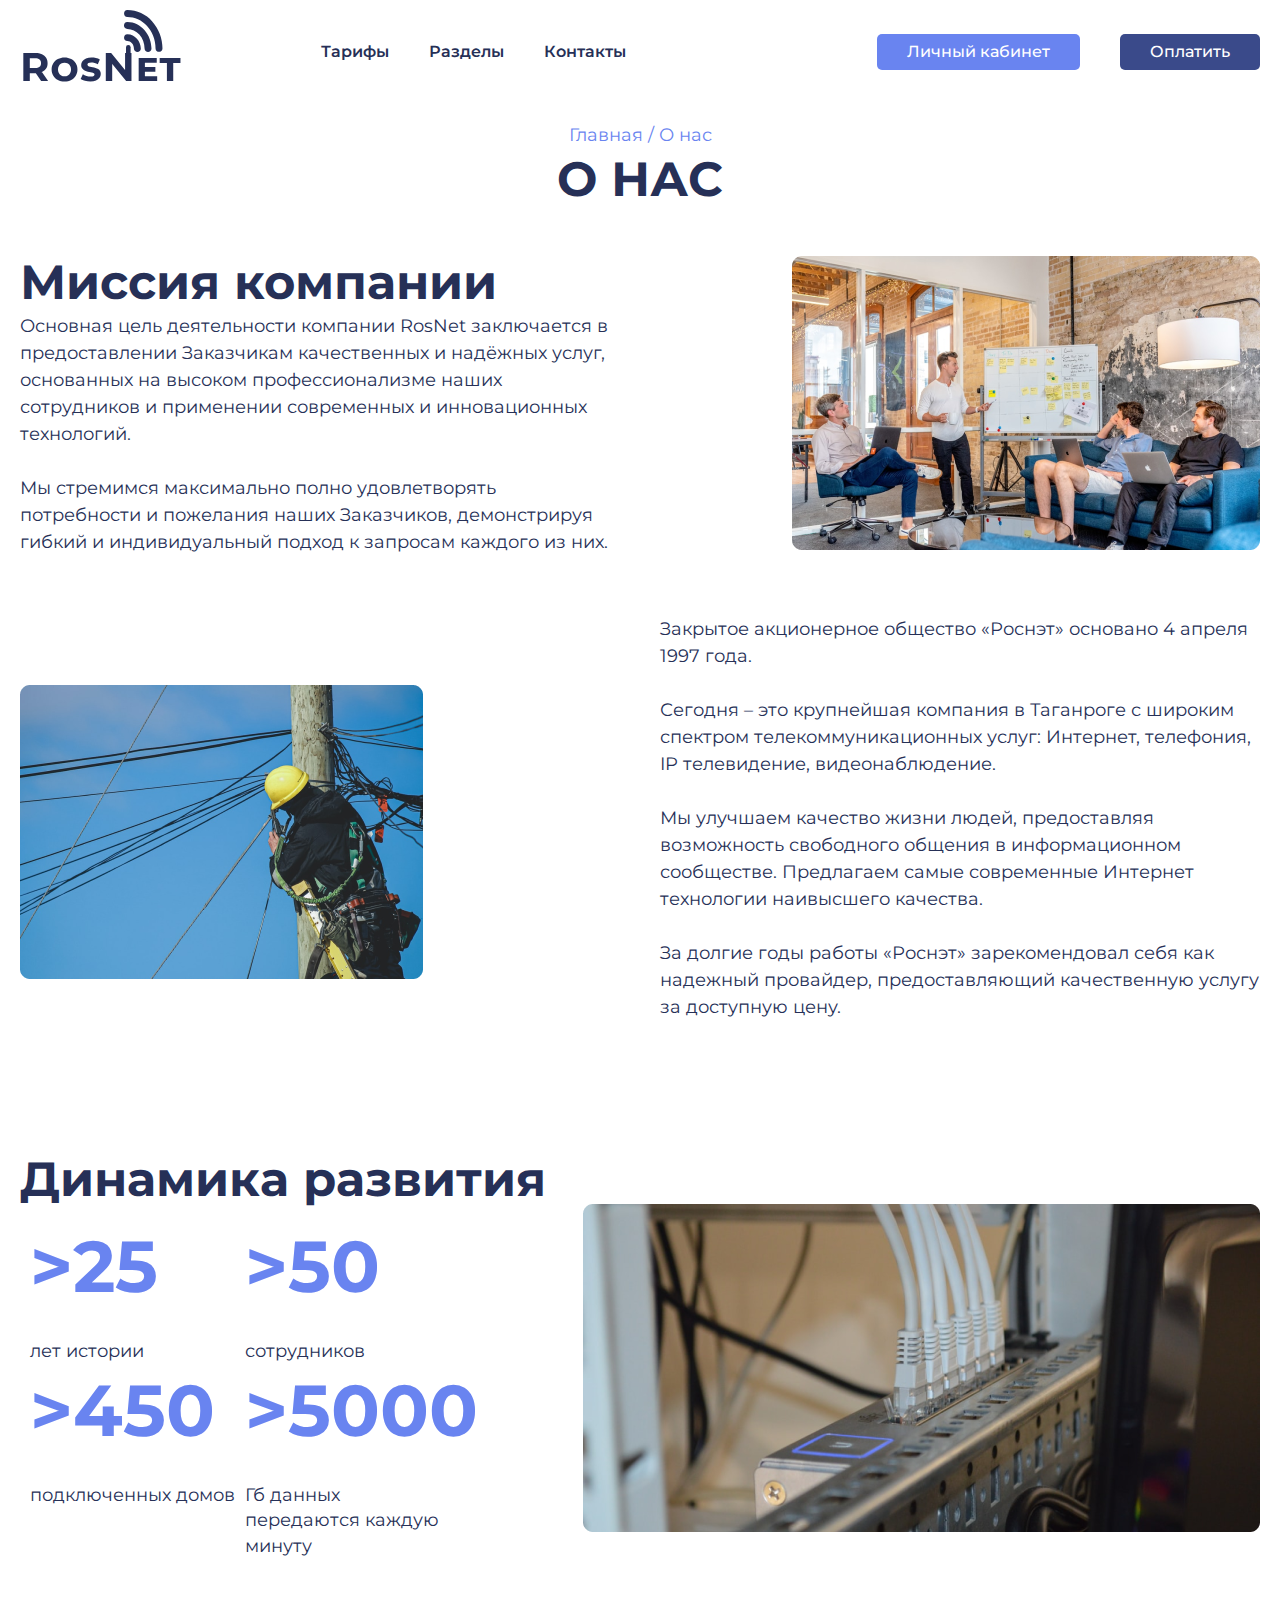
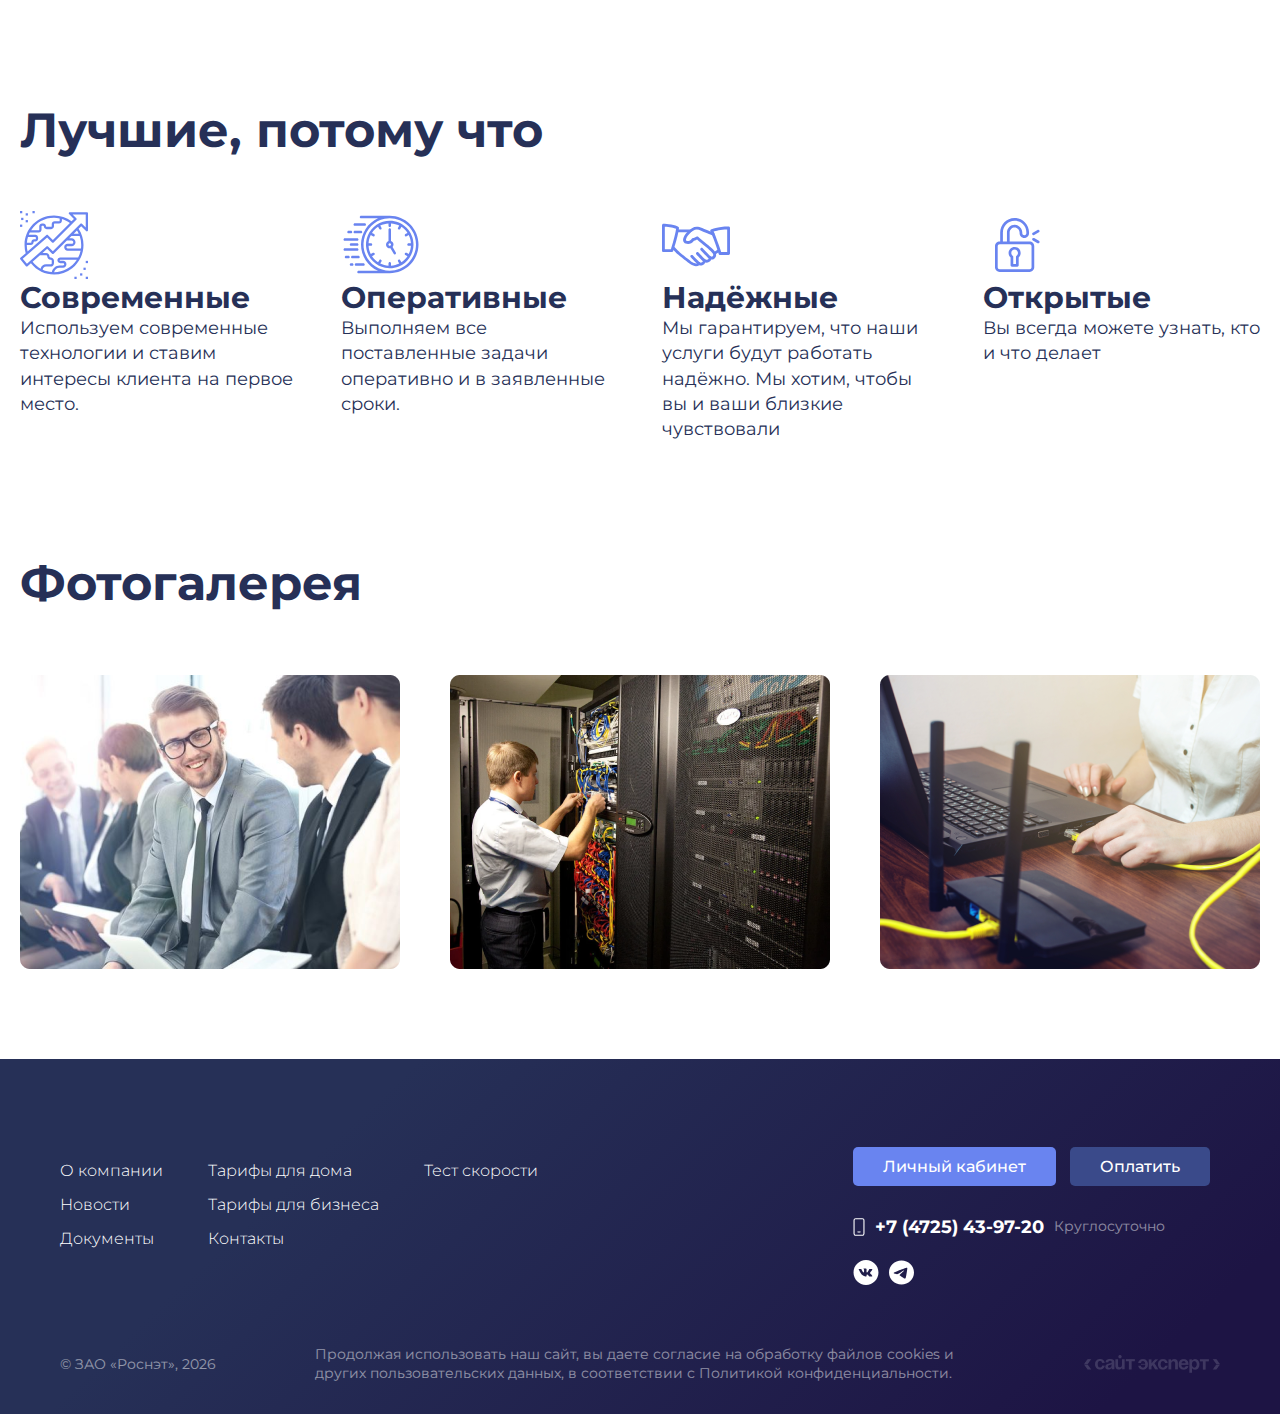
<file: pages/about.html>
<!DOCTYPE html>
<html lang="en">

<head>
  <meta charset="UTF-8">
  <meta http-equiv="X-UA-Compatible" content="IE=edge">
  <meta name="viewport" content="width=device-width, initial-scale=1.0">
  <title>О нас</title>
  <link rel="stylesheet" href="../style/style.css">
  <link rel="stylesheet" href="../style/about.style.css">
  <script src="../js/scrollToTop.js"></script>
  <script src="../js/dropdown.js"></script>
  <script src="../js/burgerMenu.js"></script>
  <script src="../js/auth.js"></script>
</head>

<body>
  <header id="main-block">
    <div class="container">
      <nav class="nav">
        <div class="logo">
          <a href="../index.html">
            <img src="../src/images/logo.svg" alt="">
          </a>
        </div>
        <div class="burger-menu">
          <div class="line"></div>
          <div class="line"></div>
          <div class="line"></div>
        </div>
        <div class="nav-links">
          <div class="links-wrapper">
            <div class="dropdown">
              <a class="nav-link" href="#">Тарифы</a>
              <div class="links">
                <div class="column">
                  <a href="../pages/homeRates.html">Тарифы для дома</a>
                  <a href="../pages/bussinesRates.html">Тарифы для бизнеса</a>
                </div>
              </div>
            </div>
            <div class="dropdown">
              <a class="nav-link" href="#">Разделы</a>
              <div class="links">
                <div class="column">
                  <a href="../pages/news.html">Новости</a>
                  <a href="../pages/about.html">О нас</a>
                </div>
                <div class="column">
                  <a href="../pages/documents.html">Документация</a>
                  <a href="../pages/speedTest.html">Замерить скорость</a>
                </div>
              </div>
            </div>
            <a class="nav-link" href="../pages/map.html">Контакты</a>
          </div>
          <a class="nav-link account" href="#" onclick="togglePopup('loginPopup')">Личный кабинет</a>
          <a class="nav-link pay" href="#">Оплатить</a>
        </div>
        <div id="loginPopup" class="popup">
          <div class="popup-content">
            <img src="../src/images/logo.svg" alt="">
            <h3>Авторизация</h3>
            <form id="loginForm">
              <input type="email" placeholder="Email" name="email" required>
              <input type="password" placeholder="Пароль" name="password" required>
              <p>Нет аккаунта? <span class="register-button"
                  onclick="togglePopup('registerPopup')">Зарегистрироваться</span></p><br>
              <button type="submit">Войти</button>
            </form>
            <button class="close" onclick="togglePopup('loginPopup')"></button>
          </div>
        </div>


        <!-- Popup меню для регистрации -->
        <div id="registerPopup" class="popup">
          <div class="popup-content">
            <img src="../src/images/logo.svg" alt="">
            <h3>Регистрация</h3>
            <form id="registerForm">
              <input type="password" placeholder="Имя" name="Name" required>
              <input type="password" placeholder="Фамилия" name="surname" required>
              <input type="email" placeholder="Email" name="email" required>
              <input type="password" placeholder="Пароль" name="password" required>
              <span class="login-button" onclick="togglePopup('loginPopup')">Обратно к авторизации</span><br>
              <button type="submit">Зарегистрироваться</button>
            </form>
            <button class="close" onclick="togglePopup('registerPopup')"></button>
          </div>
        </div>
        <!-- Popup меню для оплаты -->
        <div id="paymentPopup" class="popup">
          <div class="popup-content">
            <img src="../src/images/logo.svg" alt="">
            <h3>Оплата</h3>
            <button class="close" onclick="togglePop('paymentPopup')"></button>
            <form action="" method="POST">
              <input type="text" name="cardNumber" placeholder="Номер карты" required>
              <input type="text" name="cardHolderName" placeholder="Имя владельца карты" required>
              <input type="text" name="expiryDate" placeholder="Срок действия (MM/YY)" required>
              <input type="text" name="cvv" placeholder="CVV-код" required>
              <button type="submit">Оплатить</button>
            </form>
          </div>
        </div>

        <div id="overlayPayment"></div>
        <div id="overlay"></div>
      </nav>
    </div>
  </header>
  <div class="scroll-to-top" onclick="scrollToTop()">
    &uarr;
  </div>
  <section class="about">
    <div class="container">
      <div class="about-wrapper">
        <p class="section-routing">Главная / О нас</p>
        <h2 class="news-heading headingSecond">О нас</h2>
        <div class="about-block">
          <div class="about-content">
            <h3 class="about-heading">Миссия компании</h3>
            <p class="about-description">Основная цель деятельности компании RosNet заключается в предоставлении
              Заказчикам качественных и надёжных услуг, основанных на высоком профессионализме наших сотрудников и
              применении современных и инновационных технологий. <br><br>
              Мы стремимся максимально полно удовлетворять потребности и пожелания наших Заказчиков, демонстрируя гибкий
              и индивидуальный подход к запросам каждого из них.
            </p>
          </div>
          <div class="about-image">
            <img src="../src/images/image 17.png" alt="Фотография">
          </div>
        </div>
        <div class="about-block about-block-mirrored">
          <div class="about-content">
            <p class="about-description">Закрытое акционерное общество «Роснэт» основано 4 апреля 1997 года. <br><br>

              Сегодня – это крупнейшая компания в Таганроге с широким спектром телекоммуникационных услуг: Интернет,
              телефония, IP телевидение, видеонаблюдение. <br><br>

              Мы улучшаем качество жизни людей, предоставляя возможность свободного общения в информационном сообществе.
              Предлагаем самые современные Интернет технологии наивысшего качества. <br><br>

              За долгие годы работы «Роснэт» зарекомендовал себя как надежный провайдер, предоставляющий качественную
              услугу за доступную цену. <br><br></p>
          </div>
          <div class="about-image">
            <img src="../src/images/image-about2.png" alt="Фотография">
          </div>
        </div>
      </div>
    </div>
  </section>
  <section class="dynamics">
    <div class="container">
      <div class="dynamics-content">
        <div class="dynamics-inner">
          <h2 class="dynamics-heading about-heading">Динамика развития</h2>
          <div class="dynamics-wrapper">
            <div class="dynamics-column">
              <p><span>>25</span><br>
                лет истории</p>
              <p><span>>450</span><br>
                подключенных домов</p>
            </div>
            <div class="dynamics-column">
              <p><span>>50</span><br>
                сотрудников</p>
              <p><span>>5000</span><br>
                Гб данных передаются каждую минуту</p>
            </div>
          </div>
        </div>
        <div class="dynamics-image">
          <img src="../src/images/image-about3.png" alt="Изображение">
        </div>
      </div>
    </div>
  </section>

  <section class="best-section">
    <div class="container">
      <div class="best-content">
        <div class="best-inner">
          <h2 class="best-heading about-heading">Лучшие, потому что</h2>
          <div class="best-wrapper">
            <div class="best-column">
              <img src="../src/images/icons/icon-column1.svg" alt="" class="best-icon">
              <h4 class="column-heading">Современные</h4>
              <p class="column-desc">Используем современные технологии и ставим интересы клиента на первое место.</p>
            </div>
            <div class="best-column">
              <img src="../src/images/icons/icon-column2.svg" alt="" class="best-icon">
              <h4 class="column-heading">Оперативные</h4>
              <p class="column-desc">Выполняем все поставленные задачи оперативно и в заявленные сроки.</p>
            </div>
            <div class="best-column">
              <img src="../src/images/icons/icon-column3.svg" alt="" class="best-icon">
              <h4 class="column-heading">Надёжные</h4>
              <p class="column-desc">Мы гарантируем, что наши услуги будут работать надёжно. Мы хотим, чтобы вы и ваши
                близкие чувствовали</p>
            </div>
            <div class="best-column">
              <img src="../src/images/icons/icon-column4.svg" alt="" class="best-icon">
              <h4 class="column-heading">Открытые</h4>
              <p class="column-desc">Вы всегда можете узнать, кто и что делает</p>
            </div>
          </div>
        </div>
      </div>
    </div>
  </section>

  <section class="gallery">
    <div class="container">
      <div class="gallery-wrapper">
        <h2 class="gallery-heading about-heading">Фотогалерея</h2>
        <div class="gallery-images">
          <img src="../src/images/image-about4.png" alt="">
          <img src="../src/images/image-about5.png" alt="">
          <img src="../src/images/image-about6.png" alt="">
        </div>
      </div>
    </div>
  </section>
  <footer>
    <div class="container">
      <div class="footer-wrapper">
        <div class="footer-blockWrapper">
          <div class="footer-links">
            <div class="column-links">
              <a href="./pages/about.html" class="footer-link">О компании</a>
              <a href="./pages/news.html" class="footer-link">Новости</a>
              <a href="./pages/documents.html" class="footer-link">Документы</a>
            </div>
            <div class="column-links">
              <a href="./pages/homeRates.html" class="footer-link">Тарифы для дома</a>
              <a href="./pages/bussinesRates.html" class="footer-link">Тарифы для бизнеса</a>
              <a href="./pages/map.html" class="footer-link">Контакты</a>
            </div>
            <div class="column-links">
              <a href="./pages/speedTest.html" class="footer-link">Тест скорости</a>
            </div>
          </div>
          <div class="footer-block">
            <div class="footer-buttons">
              <a class="nav-link account" href="#" onclick="togglePopup('loginPopup')">Личный кабинет</a>
              <a class="nav-link pay" href="#">Оплатить</a>
            </div>
            <div class="phone-number">
              <img src="../src/images/icons/icon-phone.svg" alt="Телефонный значок">
              <p>+7 (4725) 43-97-20</p>
              <span>Круглосуточно</span>
            </div>
            <div class="block-icons">
              <a href="" class="icon-link">
                <img src="../src/images/icons/icon-vk.svg" alt="" class="icon-vk">
              </a>
              <a href="" class="icon-link">
                <img src="../src/images/icons/icon-telegram.svg" alt="" class="icon-telegram">
              </a>
            </div>
          </div>
        </div>
        <div class="block-confidentiality">
          <p>&copy; ЗАО «Роснэт»,
            <script>document.write(new Date().getFullYear());</script>
          </p>
          <p>Продолжая использовать наш сайт, вы даете согласие на обработку файлов cookies и других
            пользовательских
            данных, в соответствии с Политикой конфиденциальности.</p>
          <img src="../src/images/sitex-logo-white.png" alt="">
        </div>
      </div>
    </div>
  </footer>
</body>

</html>
</file>
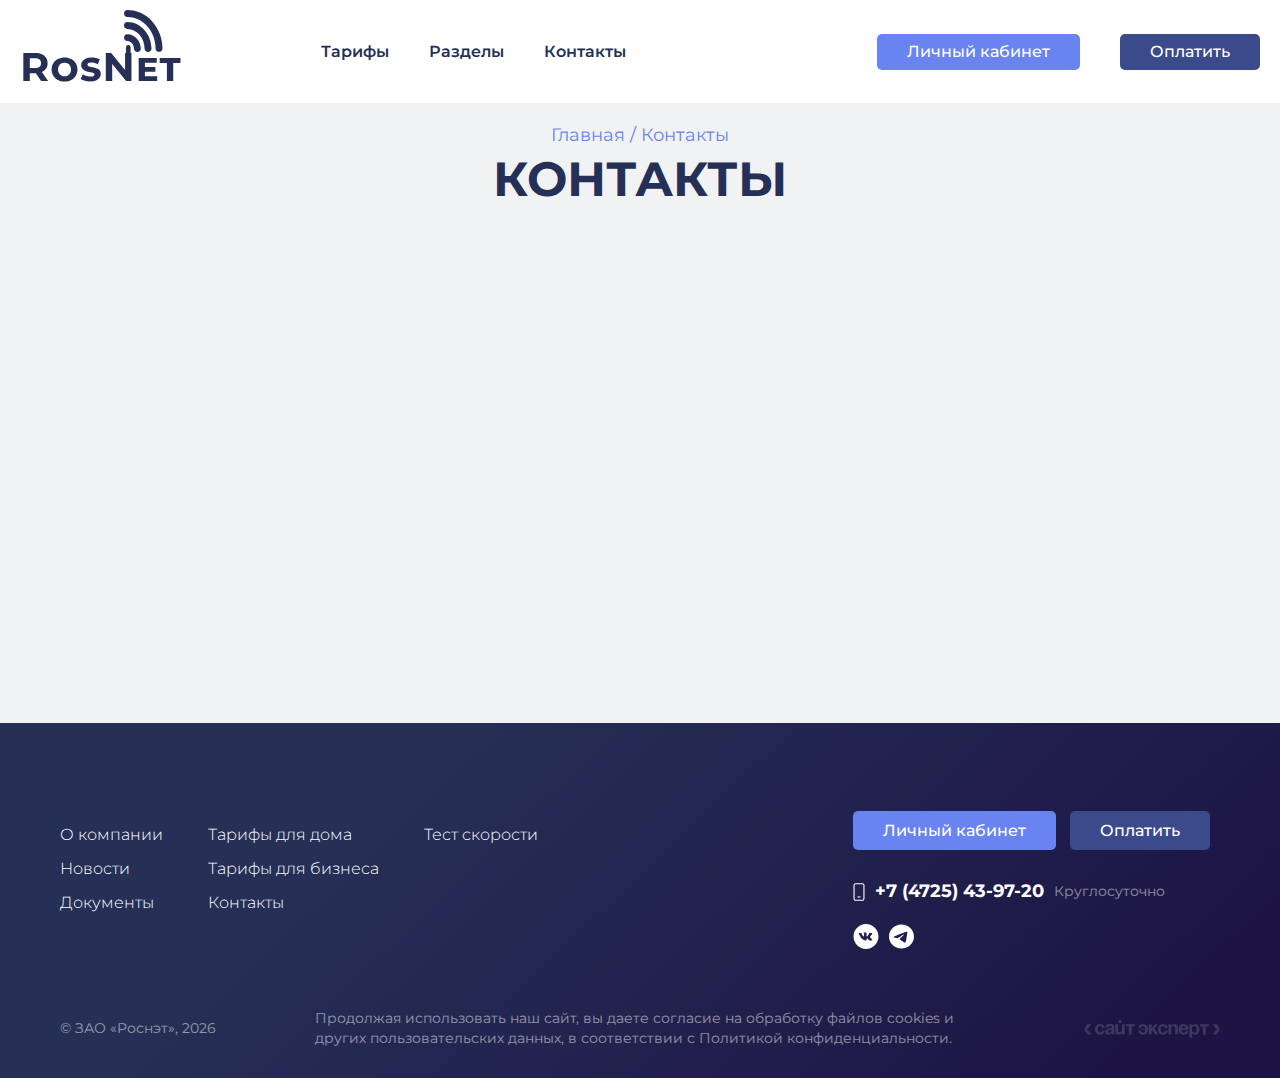
<file: pages/map.html>
<!DOCTYPE html>
<html lang="en">

<head>
  <meta charset="UTF-8">
  <meta http-equiv="X-UA-Compatible" content="IE=edge">
  <meta name="viewport" content="width=device-width, initial-scale=1.0">
  <title>Тарифы для дома</title>
  <link rel="stylesheet" href="../style/map.style.css">
  <link rel="stylesheet" href="../style/style.css">
  <script src="../js/dropdown.js"></script>
  <script src="../js/burgerMenu.js"></script>
  <script src="../js/YaMap.js"></script>
  <script src="../js/auth.js"></script>
</head>

<body>
  <header id="main-block">
    <div class="container">
      <nav class="nav">
        <div class="logo">
          <a href="../index.html">
            <img src="../src/images/logo.svg" alt="">
          </a>
        </div>
        <div class="burger-menu">
          <div class="line"></div>
          <div class="line"></div>
          <div class="line"></div>
        </div>
        <div class="nav-links">
          <div class="links-wrapper">
            <div class="dropdown">
              <a class="nav-link" href="#">Тарифы</a>
              <div class="links">
                <div class="column">
                  <a href="../pages/homeRates.html">Тарифы для дома</a>
                  <a href="../pages/bussinesRates.html">Тарифы для бизнеса</a>
                </div>
              </div>
            </div>
            <div class="dropdown">
              <a class="nav-link" href="#">Разделы</a>
              <div class="links">
                <div class="column">
                  <a href="../pages/news.html">Новости</a>
                  <a href="../pages/about.html">О нас</a>
                </div>
                <div class="column">
                  <a href="../pages/documents.html">Документация</a>
                  <a href="../pages/speedTest.html">Замерить скорость</a>
                </div>
              </div>
            </div>
            <a class="nav-link" href="../pages/map.html">Контакты</a>
          </div>
          <a class="nav-link account" href="#" onclick="togglePopup('loginPopup')">Личный кабинет</a>
          <a class="nav-link pay" href="#">Оплатить</a>
        </div>
        <div id="loginPopup" class="popup">
          <div class="popup-content">
            <img src="../src/images/logo.svg" alt="">
            <h3>Авторизация</h3>
            <form id="loginForm">
              <input type="email" placeholder="Email" name="email" required>
              <input type="password" placeholder="Пароль" name="password" required>
              <p>Нет аккаунта? <span class="register-button"
                  onclick="togglePopup('registerPopup')">Зарегистрироваться</span></p><br>
              <button type="submit">Войти</button>
            </form>
            <button class="close" onclick="togglePopup('loginPopup')"></button>
          </div>
        </div>


        <!-- Popup меню для регистрации -->
        <div id="registerPopup" class="popup">
          <div class="popup-content">
            <img src="../src/images/logo.svg" alt="">
            <h3>Регистрация</h3>
            <form id="registerForm">
              <input type="password" placeholder="Имя" name="Name" required>
              <input type="password" placeholder="Фамилия" name="surname" required>
              <input type="email" placeholder="Email" name="email" required>
              <input type="password" placeholder="Пароль" name="password" required>
              <span class="login-button" onclick="togglePopup('loginPopup')">Обратно к авторизации</span><br>
              <button type="submit">Зарегистрироваться</button>
            </form>
            <button class="close" onclick="togglePopup('registerPopup')"></button>
          </div>
        </div>
        <!-- Popup меню для оплаты -->
        <div id="paymentPopup" class="popup">
          <div class="popup-content">
            <img src="../src/images/logo.svg" alt="">
            <h3>Оплата</h3>
            <button class="close" onclick="togglePop('paymentPopup')"></button>
            <form action="" method="POST">
              <input type="text" name="cardNumber" placeholder="Номер карты" required>
              <input type="text" name="cardHolderName" placeholder="Имя владельца карты" required>
              <input type="text" name="expiryDate" placeholder="Срок действия (MM/YY)" required>
              <input type="text" name="cvv" placeholder="CVV-код" required>
              <button type="submit">Оплатить</button>
            </form>
          </div>
        </div>

        <div id="overlayPayment"></div>
        <div id="overlay"></div>
      </nav>
    </div>
  </header>
  <div id="map">
    <p class="map-routing section-routing">Главная / Контакты</p>
    <h2 class="map-heading headingSecond">Контакты</h2>
  </div>
  <footer>
    <div class="container">
      <div class="footer-wrapper">
        <div class="footer-blockWrapper">
          <div class="footer-links">
            <div class="column-links">
              <a href="./pages/about.html" class="footer-link">О компании</a>
              <a href="./pages/news.html" class="footer-link">Новости</a>
              <a href="./pages/documents.html" class="footer-link">Документы</a>
            </div>
            <div class="column-links">
              <a href="./pages/homeRates.html" class="footer-link">Тарифы для дома</a>
              <a href="./pages/bussinesRates.html" class="footer-link">Тарифы для бизнеса</a>
              <a href="./pages/map.html" class="footer-link">Контакты</a>
            </div>
            <div class="column-links">
              <a href="./pages/speedTest.html" class="footer-link">Тест скорости</a>
            </div>
          </div>
          <div class="footer-block">
            <div class="footer-buttons">
              <a class="nav-link account" href="#" onclick="togglePopup('loginPopup')">Личный кабинет</a>
              <a class="nav-link pay" href="#">Оплатить</a>
            </div>
            <div class="phone-number">
              <img src="../src/images/icons/icon-phone.svg" alt="Телефонный значок">
              <p>+7 (4725) 43-97-20</p>
              <span>Круглосуточно</span>
            </div>
            <div class="block-icons">
              <a href="" class="icon-link">
                <img src="../src/images/icons/icon-vk.svg" alt="" class="icon-vk">
              </a>
              <a href="" class="icon-link">
                <img src="../src/images/icons/icon-telegram.svg" alt="" class="icon-telegram">
              </a>
            </div>
          </div>
        </div>
        <div class="block-confidentiality">
          <p>&copy; ЗАО «Роснэт»,
            <script>document.write(new Date().getFullYear());</script>
          </p>
          <p>Продолжая использовать наш сайт, вы даете согласие на обработку файлов cookies и других
            пользовательских
            данных, в соответствии с Политикой конфиденциальности.</p>
          <img src="../src/images/sitex-logo-white.png" alt="">
        </div>
      </div>
    </div>
  </footer>
</body>

</html>
</file>
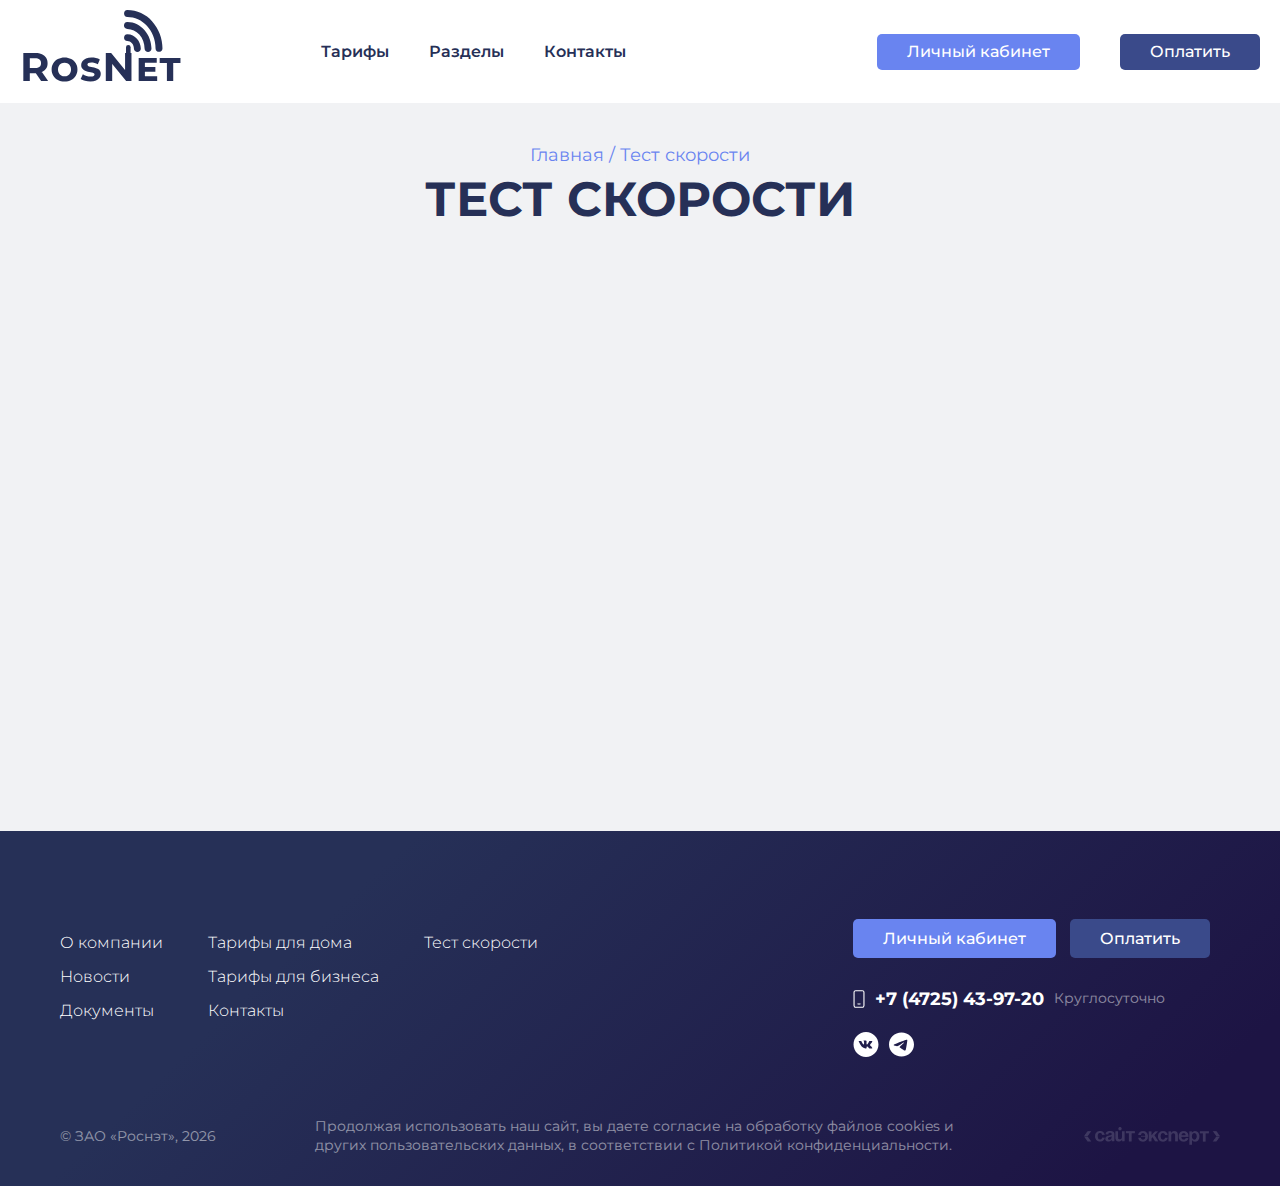
<file: pages/speedTest.html>
<!DOCTYPE html>
<html lang="en">

<head>
  <meta charset="UTF-8">
  <meta http-equiv="X-UA-Compatible" content="IE=edge">
  <meta name="viewport" content="width=device-width, initial-scale=1.0">
  <title>Тарифы для дома</title>
  <link rel="stylesheet" href="../style/style.css">
  <link rel="stylesheet" href="../style/speedtest.style.css">
  <script src="../js/dropdown.js"></script>
  <script src="../js/burgerMenu.js"></script>
  <script src="../js/auth.js"></script>
</head>

<body>
  <header id="main-block">
    <div class="container">
      <nav class="nav">
        <div class="logo">
          <a href="../index.html">
            <img src="../src/images/logo.svg" alt="">
          </a>
        </div>
        <div class="burger-menu">
          <div class="line"></div>
          <div class="line"></div>
          <div class="line"></div>
        </div>
        <div class="nav-links">
          <div class="links-wrapper">
            <div class="dropdown">
              <a class="nav-link" href="#">Тарифы</a>
              <div class="links">
                <div class="column">
                  <a href="../pages/homeRates.html">Тарифы для дома</a>
                  <a href="../pages/bussinesRates.html">Тарифы для бизнеса</a>
                </div>
              </div>
            </div>
            <div class="dropdown">
              <a class="nav-link" href="#">Разделы</a>
              <div class="links">
                <div class="column">
                  <a href="../pages/news.html">Новости</a>
                  <a href="../pages/about.html">О нас</a>
                </div>
                <div class="column">
                  <a href="../pages/documents.html">Документация</a>
                  <a href="../pages/speedTest.html">Замерить скорость</a>
                </div>
              </div>
            </div>
            <a class="nav-link" href="../pages/map.html">Контакты</a>
          </div>
          <a class="nav-link account" href="#" onclick="togglePopup('loginPopup')">Личный кабинет</a>
          <a class="nav-link pay" href="#">Оплатить</a>
        </div>
        <div id="loginPopup" class="popup">
          <div class="popup-content">
            <img src="../src/images/logo.svg" alt="">
            <h3>Авторизация</h3>
            <form id="loginForm">
              <input type="email" placeholder="Email" name="email" required>
              <input type="password" placeholder="Пароль" name="password" required>
              <p>Нет аккаунта? <span class="register-button"
                  onclick="togglePopup('registerPopup')">Зарегистрироваться</span></p><br>
              <button type="submit">Войти</button>
            </form>
            <button class="close" onclick="togglePopup('loginPopup')"></button>
          </div>
        </div>


        <!-- Popup меню для регистрации -->
        <div id="registerPopup" class="popup">
          <div class="popup-content">
            <img src="../src/images/logo.svg" alt="">
            <h3>Регистрация</h3>
            <form id="registerForm">
              <input type="password" placeholder="Имя" name="Name" required>
              <input type="password" placeholder="Фамилия" name="surname" required>
              <input type="email" placeholder="Email" name="email" required>
              <input type="password" placeholder="Пароль" name="password" required>
              <span class="login-button" onclick="togglePopup('loginPopup')">Обратно к авторизации</span><br>
              <button type="submit">Зарегистрироваться</button>
            </form>
            <button class="close" onclick="togglePopup('registerPopup')"></button>
          </div>
        </div>
        <!-- Popup меню для оплаты -->
        <div id="paymentPopup" class="popup">
          <div class="popup-content">
            <img src="../src/images/logo.svg" alt="">
            <h3>Оплата</h3>
            <button class="close" onclick="togglePop('paymentPopup')"></button>
            <form action="" method="POST">
              <input type="text" name="cardNumber" placeholder="Номер карты" required>
              <input type="text" name="cardHolderName" placeholder="Имя владельца карты" required>
              <input type="text" name="expiryDate" placeholder="Срок действия (MM/YY)" required>
              <input type="text" name="cvv" placeholder="CVV-код" required>
              <button type="submit">Оплатить</button>
            </form>
          </div>
        </div>

        <div id="overlayPayment"></div>
        <div id="overlay"></div>
      </nav>
    </div>
  </header>
  <div class="frame-container">
    <p class="section-routing">Главная / Тест скорости</p>
    <h2 class="news-heading headingSecond">Тест скорости</h2>
    <iframe src="https://2ip.ru/speed-widget/?id=817" scrolling="no"></iframe>
  </div>
  <footer>
    <div class="container">
      <div class="footer-wrapper">
        <div class="footer-blockWrapper">
          <div class="footer-links">
            <div class="column-links">
              <a href="./pages/about.html" class="footer-link">О компании</a>
              <a href="./pages/news.html" class="footer-link">Новости</a>
              <a href="./pages/documents.html" class="footer-link">Документы</a>
            </div>
            <div class="column-links">
              <a href="./pages/homeRates.html" class="footer-link">Тарифы для дома</a>
              <a href="./pages/bussinesRates.html" class="footer-link">Тарифы для бизнеса</a>
              <a href="./pages/map.html" class="footer-link">Контакты</a>
            </div>
            <div class="column-links">
              <a href="./pages/speedTest.html" class="footer-link">Тест скорости</a>
            </div>
          </div>
          <div class="footer-block">
            <div class="footer-buttons">
              <a class="nav-link account" href="#" onclick="togglePopup('loginPopup')">Личный кабинет</a>
              <a class="nav-link pay" href="#">Оплатить</a>
            </div>
            <div class="phone-number">
              <img src="../src/images/icons/icon-phone.svg" alt="Телефонный значок">
              <p>+7 (4725) 43-97-20</p>
              <span>Круглосуточно</span>
            </div>
            <div class="block-icons">
              <a href="" class="icon-link">
                <img src="../src/images/icons/icon-vk.svg" alt="" class="icon-vk">
              </a>
              <a href="" class="icon-link">
                <img src="../src/images/icons/icon-telegram.svg" alt="" class="icon-telegram">
              </a>
            </div>
          </div>
        </div>
        <div class="block-confidentiality">
          <p>&copy; ЗАО «Роснэт»,
            <script>document.write(new Date().getFullYear());</script>
          </p>
          <p>Продолжая использовать наш сайт, вы даете согласие на обработку файлов cookies и других
            пользовательских
            данных, в соответствии с Политикой конфиденциальности.</p>
          <img src="../src/images/sitex-logo-white.png" alt="">
        </div>
      </div>
    </div>
  </footer>
</body>

</html>
</file>
<file: style/style.css>
@import url("https://fonts.googleapis.com/css2?family=Montserrat:wght@400;500;600;700&display=swap");
@import url(./zeroing.css);

body {
  font-family: "Montserrat";
  font-size: 16px;
  font-weight: 600;
  overflow-x: hidden;
  background-color: #F1F2F4;;
  user-select: none;
}

.container {
  max-width: 100%;
  max-width: 1300px;
  margin: 0 auto;
}

.scroll-to-top {
  position: fixed;
  bottom: 20px;
  right: 20px;
  width: 50px;
  height: 50px;
  background-color: #6984F0;
  border-radius: 30px;
  color: #fff;
  text-align: center;
  line-height: 50px;
  font-size: 30px;
  cursor: pointer;
  opacity: 0;
  z-index: 10;
  visibility: hidden;
  transition: opacity 0.3s ease, visibility 0.3s ease;
}

.scroll-to-top:hover{
  animation: pulse 1.5s infinite;
}

@keyframes pulse {
  0% {
    transform: scale(1);
  }
  50% {
    transform: scale(1.2);
  }
  100% {
    transform: scale(1);
  }
}

.scroll-to-top.show {
  opacity: 1;
  visibility: visible;
}

.nav {
  background-color: #FFFFFF;
  display: flex;
  align-items: center;
  justify-content: space-between;
  padding: 10px 20px;
  position: relative;
  z-index: 2;
}

.nav::before {
  content: "";
  background-color: #FFFFFF;
  position: absolute;
  top: 0;
  bottom: 0;
  left: -9999px;
  right: -9999px; 
  z-index: -1; 
}


.logo {
  font-weight: bold;
  font-size: 24px;
  margin-right: 100px;
}

.nav-links {
  display: flex;
  align-items: center;
  flex-grow: 1;
}

.links-wrapper {
  display: flex;
  flex-grow: 1;
}

.nav-links a {
  color: #263057;
  position: relative; /* Добавлено */
}

.nav-links a:hover,
.nav-links a:visited:hover {
  color: #6984F0;
}

.nav-links:not(:first-child) .nav-link {
  margin-left: 40px;
}

.links {
  display: none;
  position: absolute;
  background-color: #ffffff;
  min-width: 200px;
  padding: 10px 20px;
  box-shadow: 0px 8px 16px 0px rgba(0, 0, 0, 0.05);
  z-index: 1;
  border-radius: 10px;
}

.links a {
  padding: 12px 30px;
  text-decoration: none;
  display: block;
  font-weight: 500;
}

.links a:visited {
  color: #263057;
}

.links a:hover,
.links a:visited:hover {
  color: #6984F0;
}

.contacts {
  display: flex;
  align-items: center;
  gap: 5px;
  font-weight: 800;
}

.buttons {
  display: flex;
  align-items: center;
  gap: 10px;
}

.buttons a {
  color: #f9f9f9;
  font-weight: 400;
}

.account,
.pay {
  background: #6984F0;
  color: #FFFFFF !important;
  font-weight: 500;
  border-radius: 5px;
  padding: 10px 30px;
  transition: box-shadow 0.2s ease, background-color 0.2s ease;
}

.popup {
  position: fixed;
  top: 50%;
  left: 50%;
  transform: translate(-50%, -50%);
  width: 400px;
  max-width: 90%;
  background-color: #fff;
  padding: 40px;
  border-radius: 5px;
  box-shadow: 0 2px 4px rgba(0, 0, 0, 0.2);
  z-index: 9999;
  font-family: Arial, sans-serif;
  opacity: 0;
  visibility: hidden;
  transition: transform 0.3s ease-in-out, opacity 0.3s ease-in-out;
}

.popup-content {
  display: flex;
  flex-direction: column;
  align-items: center;
  justify-content: center;
}

.popup-content > form {
  width: 100%;
}

.register-button, .login-button {
  cursor: pointer;
  color: blue;
  text-decoration: underline;
  border: none;
  background: none;
  padding: 0;
  margin: 0;
}


.popup.visible {
  opacity: 1;
  visibility: visible;
}

.popup h3 {
  font-weight: 400;
  font-size: 30px;
  color: #263057;
  margin: 20px 0;
}

.popup form {
  display: flex;
  flex-direction: column;
}

.popup p,
.popup span{
  font-weight: 400;
  font-size: 16px;
  color: #263057;
}

.popup input[type="text"],
.popup input[type="email"],
.popup input[type="password"] {
  padding: 10px;
  margin-bottom: 15px;
  font-size: 16px;
  background: #FFFFFF;
  border: 1px solid #E0E0E0;
  box-shadow: 0px 5px 15px rgba(0, 0, 0, 0.06);
  border-radius: 8px;
}

.popup button[type="submit"]{
  background: #6984F0;
  border-radius: 8px;
  padding: 10px;
  text-align: center;
  font-weight: 400 !important;
  line-height: 140%;
  font-size: 18px;  
  color: #FFFFFF;
  transition: box-shadow 0.2s ease, background-color 0.2s ease;
}

.popup button.close {
  position: absolute;
  top: 10px;
  right: 10px;
  width: 30px;
  height: 30px;
  background-color: transparent;
  border: none;
  cursor: pointer;
}

.popup button.close::before,
.popup button.close::after {
  content: "";
  position: absolute;
  top: 50%;
  left: 50%;
  transform: translate(-50%, -50%);
  width: 20px;
  height: 2px;
  background-color: #000;
}

.popup button.close::before {
  transform: translate(-50%, -50%) rotate(45deg);
}

.popup button.close::after {
  transform: translate(-50%, -50%) rotate(-45deg);
}


#overlay, #overlayPayment {
  display: none;
  position: fixed;
  top: 0;
  left: 0;
  width: 100%;
  height: 100%;
  background-color: rgba(0, 0, 0, 0.5);
  z-index: 9998;
}

.pay {
  background: #3a4a8a
}

.account:hover,
.pay:hover,
.popup button[type="submit"]:hover {
  box-shadow: 0px 8px 16px 0px rgba(0, 0, 0, 0.2);
  background: #566cc4;
}

.content {
  background: linear-gradient(136.49deg, #263057 25.34%, #1D1444 89.06%);
  padding: 40px;
}

.content-wrapper {
  background: #FFFFFF;
  box-shadow: 0px 64px 194px rgba(0, 0, 0, 0.1);
  border-radius: 15px;
  padding: 40px;
  max-width: 1180px;
  margin: 0 auto;
  height: 450px;
  display: flex;
  flex-direction: column;
  align-items: center;
  text-align: center;
}

.content-description {
  margin-top: 20px;
}

.content-heading {
  color: #253058;
  font-size: 62px;
  font-weight: 700;
  margin-bottom: 20px;
}

.subheading {
  color: #253058;
  font-size: 44px;
  font-weight: 400;
  margin-bottom: 30px;
}

.choose-plan-button {
  background: #6984F0;
  border-radius: 5px;
  padding: 10px 30px;
  color: #f9f9f9;
  font-weight: 500;
  text-decoration: none;
  transition: box-shadow 0.2s ease, background-color 0.2s ease;
}

.choose-plan-button:hover {
  box-shadow: 0px 8px 16px 0px rgba(0, 0, 0, 0.2);
  background-color: #404f8b;
}

.image img {
  object-fit: cover;
  width: 100%;
  max-height: 360px;
}

@media screen and (max-width: 977px) {
  .logo {
    margin-right: 0px;
  }

  .nav-links:not(:first-child) .nav-link {
    margin-left: 20px;
  }

  .buttons {
    gap: 5px;
  }

  .account,
  .pay {
    padding: 8px 20px;
  }

  .choose-plan-button {
    padding: 8px 20px;
  }
}

@media screen and (min-width: 788px) {
  .content-wrapper {
    flex-direction: row;
    align-items: center;
    justify-content: space-between;
    text-align: left;
  }

  .content-description {
    margin-top: 0;
    margin-left: 20px;
    text-align: left;
    align-self: center;
  }
}

@media screen and (max-width: 788px) {
  .nav {
    justify-content: space-between;
    align-items: center;
    flex-direction: row;
  }

  .links-wrapper {
    flex-direction: column;
  }

  .nav-links {
    display: none;
  }

  .nav-container.show {
    display: block;
  }

  .nav-links.show {
    left: 0;
    width: 100%;
    top: 83px;
    display: flex;
    flex-direction: column;
    align-items: center;
    margin-top: 20px;
    animation: fadeIn 0.3s ease;
    background-color: #f9f9f9;
  }

  .nav-links a,
  .dropdown {
    margin: 10px 0;
  }

  .links {
    position: static;
    display: block;
    margin-top: 20px;
  }

  .links a {
    padding: 8px 20px;
  }

  .contacts {
    display: none;
  }

  .content-wrapper {
    height: auto;
    padding: 20px;
  }

  .content-heading {
    font-size: 36px;
  }

  .subheading {
    font-size: 28px;
  }
  .burger-menu {
    display: flex;
    flex-direction: column;
    justify-content: space-between;
    width: 24px;
    height: 20px;
    cursor: pointer;
    transition: transform 0.3s ease;
  }

  .line {
    width: 100%;
    height: 3px;
    background-color: #263057;
    border-radius: 2px;
    transition: background-color 0.3s ease, transform 0.3s ease;
  }

  .line:last-child {
    margin-bottom: 0;
  }

  .burger-menu.active .line:first-child {
    transform: rotate(45deg) translate(6px, 6px);
  }

  .burger-menu.active .line:nth-child(2) {
    opacity: 0;
  }

  .burger-menu.active .line:last-child {
    transform: rotate(-45deg) translate(5.5px, -5.5px);
  }

  .nav-links:not(:first-child) .nav-link {
    margin-left: 0;
    text-align: center;
  }

  .dropdown a {
    display: flex;
    justify-content: center;
    margin: 0;
  }

  .links {
    flex-direction: column;
    width: 100%;
  }

  .links a {
    padding: 12px 30px;
    text-decoration: none;
    display: block;
    font-weight: 500;
    text-align: center;
  }

  .nav-links.show {
    position: absolute;
    left: 0;
    width: 100%;
    top: 83px;
    display: flex;
    flex-direction: column;
    align-items: center;
    margin-top: 20px;
    animation: fadeIn 0.3s ease;
    background-color: #f9f9f9;
  }

  @keyframes fadeIn {
    0% {
      opacity: 0;
      transform: translateY(-10px);
    }
    100% {
      opacity: 1;
      transform: translateY(0);
    }
  }
}

.section{
  margin-top: 70px;
  font-weight: 500;
}

.headingSecond{
  font-family: 'Montserrat';
  font-style: normal;
  font-weight: 700;
  font-size: 48px;
  line-height: 130%;
  text-align: center;
  text-transform: uppercase;
  color: #263057;
}

.section-routing{
  font-weight: 400;
  font-size: 18px;
  line-height: 140%;
  text-align: center;
  color: #6984F0
}

.rates-tabs {
  display: flex;
  flex-direction: column;
  align-items: flex-start;
}

.rates-wrapper {
  display: flex;
  flex-direction: column;
  justify-content: center;
  align-items: center;
  margin-top: 20px;
  width: 100%;
  background-color: #FFFFFF;
  border-radius: 20px;
  padding: 45px;
}

.tab {
  position: relative;
  cursor: pointer;
  padding: 10px;
  flex-grow: 1;
  justify-content: center;
  display: flex;
}

.rates-tabs .tab.active .tab-label::after,
.rates-tabs .tab:hover .tab-label::after {
  content: '';
  display: block;
  width: 100%;
  height: 2px;
  margin-top: 2px;
  background-color: #263057;
  transform: scaleX(1);
  transition: transform 0.3s ease-in-out;
}

.rates-tabs .tab .tab-label::after {
  content: '';
  display: block;
  width: 100%;
  height: 2px;
  background-color: transparent;
  transform: scaleX(0);
  transition: transform 0.3s ease-in-out;
}

.rates-tabs .tab.active .tab-label:hover::after {
  background-color: #263057;
}

.rates-tabs .tab.active .tab-label {
  color: #263057;
  font-weight: bolder;
}

.tabs-wrapper {
  width: 100%;
  display: flex;
  justify-content: center;
}

.card-container {
  display: flex;
  margin-top: 20px;
}

.card {
  flex-direction: column;
  justify-content: center;
  width: 228px;
  height: 323px;
  margin: 7px;
  padding: 10px;
  box-sizing: border-box;
  opacity: 0;
  color: #263057;
  transform: scale(0.9);
  transition: opacity 0.3s ease, transform 0.3s ease;
  border-radius: 30px;
}

.card div,
.card hr,
.card button {
  margin-top: 15px;
}

.card.fade-in {
  opacity: 1;
  transform: scale(1);
  transition: opacity 0.3s ease, transform 0.3s ease;
}

.card.fade-out {
  opacity: 0;
  transform: scale(0.9);
  transition: opacity 0.3s ease, transform 0.3s ease;
}

.tab1,
.tab2,
.tab3,
.tab4,
.tab5 {
  display: none;
}

.card-title,
.speed,
.details,
.divider,
.price {
  margin-left: 10px;
}

.divider {
  border: 1px solid rgba(38, 48, 87, 0.2);
}

.card-title {
  font-weight: 700;
  font-size: 30px;
}

.speed,
.details {
  display: flex;
  align-items: center;
}

.speed-label {
  font-size: 24px;
  font-weight: 700;
}

.speed img {
  margin-right: 10px;
}

.details img {
  margin-left: 5px;
}

.details-label {
  cursor: pointer;
  font-size: 18px;
}

.price-label strong {
  font-size: 30px;
  margin-right: 5px;
}

.price-label {
  font-size: 18px;
}

.connect-button {
  background: #6984F0;
  box-shadow: 10px 10px 28px rgba(105, 132, 240, 0.2);
  border-radius: 30px;
  padding: 5px 43px;
  font-size: 18px;
  color: #FFFFFF;
  transition: background-color 0.3s ease, box-shadow 0.3s ease;
}

.card:hover {
  opacity: 1;
  transform: scale(1.05);
  background: linear-gradient(180deg, #273158 0%, #0C244D 100%);
  box-shadow: 0px 5px 25px rgba(0, 0, 0, 0.45);
}

.card-title,
.speed,
.details,
.divider,
.price {
  transition: color 0.2s ease;
}

.card:hover .card-title,
.card:hover .speed-label,
.card:hover .details-label,
.card:hover .divider,
.card:hover .price-label {
  color: #FFFFFF;
  align-items: center;
}

.connect-button:hover {
  box-shadow: 10px 10px 50px rgba(255, 255, 255, 0.2);
  background: #3855c5;
}

.card:hover .divider {
  background: #6984F0;
}

/* Медиа-запрос для мобильных устройств */
@media only screen and (max-width: 600px) {
  .card-container {
    flex-wrap: wrap;
    justify-content: center;
  }

  .card {
    flex: 0 0 100%;
  }
}
@media only screen and (max-width: 300px) {
  .card-container {
    flex-wrap: wrap;
    justify-content: center;
  }

  .card {
    flex: 0 0 100%;
  }
}

.btn-detailed{
  background: #6984F0;
  border-radius: 60px;
  color: #FFFFFF;
  padding: 11px 80px;
  text-align: center;
  margin-top: 70px;
  align-self: center;
  transition: transform 0.3s ease;
}

.btn-detailed:hover {
  transform: scale(1.1);
}

.about {
  background-color: #ffffff;
}

.about-wrapper {
  display: flex;
  flex-direction: column;
  justify-content: center;
  align-items: center;
  width: 100%; 
  padding: 20px;
  box-sizing: border-box;
}

.info-block{
  display: flex;
  width: 100%;
  margin-top: 20px;
  align-items: center;
  justify-content: space-around;
}

.info-block img{
  max-height: 294px;
  width: auto;
  border-radius: 10px;
  box-shadow: 0px 5px 25px rgba(0, 0, 0, 0.45);
}

.info-description{
  display: flex;
  flex-direction: column;
  width: 532px;
}

.info-description p{
  font-weight: 400;
  font-size: 18px;
  line-height: 140%;
  margin-bottom: 15px;
  color: #263057;
}

.about-wrapper .btn-detailed{
  margin-top: 30px;
}

.help-section{
  margin: 50px 0;
}

.selection-block, .speedtest-block{
  width: 100%;
  background: linear-gradient(92.37deg, #263057 29.38%, #1D1444 100.81%);
  box-shadow: 0px 4px 25px rgba(0, 0, 0, 0.2);
  border-radius: 15px;
  padding: 40px 70px;
}

.selection-block{
  margin-bottom: 40px;
}

.selection-heading, .speedtest-heading{
  font-weight: 700;
  font-size: 38px;
  line-height: 130%;
  color: #FFFFFF;
  margin-bottom: 15px;
}

.speedtest-heading{
  margin: 35px 0;
}

.help-btn{
  background: #6984F0;
  border: 1px solid #6984F0;
  border-radius: 10px;
  padding: 9px 40px;
  color: #FFFFFF;
  text-align: center;
  font-weight: 400;
  font-size: 18px;
  margin-left: auto;
  transition: transform 0.3s ease;
}

.help-btn:hover {
  transform: scale(1.1);
}

.selection-form {
  display: flex;
  margin-bottom: 15px;
}

.selection-form  input[type="text"] {
  width: 390px;
  padding: 10px;
  border: 1px solid #ccc;
  border-radius: 5px;
  font-size: 16px;
  margin-right: 22px;
}

.speedtest-block{
  display: flex;
  align-items: center;
}

.news {
  padding: 40px 0;
}

.news-wrapper{
  display: flex;
  flex-direction: column;
  justify-content: center;
  align-items: center;
}

.news-heading {
  margin-bottom: 40px;
}

.cardNews-container {
  display: flex;
  flex-wrap: wrap;
  justify-content: space-between;
}

.cardNews {
  width: calc(33.33% - 20px);
  background: #FFFFFF;
  box-shadow: 0px 64px 194px rgba(0, 0, 0, 0.1);
  border-radius: 15px;
  padding: 20px;
  margin-bottom: 20px;
}

.cardNews img {
  width: 100%;
  height: auto;
  margin-bottom: 10px;
}

.cardNews-date {
  margin: 10px 0;
  font-weight: 700;
  font-size: 18px;
  line-height: 22px;
  color: #263057;
}

.cardNews-description {
  font-weight: 400;
  font-size: 16px;
  line-height: 24px;
  color: #263057;
  margin-bottom: 30px;
}

.cardNews-link {
  display: flex;
  align-items: center;
  font-size: 16px;
  color: #2980b9;
  font-weight: 500;
  text-decoration: none;
  margin-bottom: 20px;
  transition: transform 0.3s ease-in-out;
}

.cardNews-link:hover {
  transform: translateX(5px);
  color: #263057;
}

.cardNews-link .arrow {
  margin-left: 5px;
  animation-play-state: paused;
}

.cardNews-link:hover .arrow {
  animation: arrow-animation 1s infinite;
}

@keyframes arrow-animation {
  0% {
    transform: translateX(0);
  }
  50% {
    transform: translateX(10px);
  }
  100% {
    transform: translateX(0);
  }
}

.news-link{
  margin-top: 20px;
}

.partners{
  margin: 100px 0;
}

.partners-heading{
  margin-bottom: 30px;
}

.slider-container {
  display: flex;
  overflow: hidden;
}

.slider {
  display: flex;
  padding: 20px;
  transition: transform 0.5s ease-in-out;
  flex-wrap: nowrap; /* Изменение добавлено */
}

.cardsParnters {
  display: flex;
  justify-content: center;
  align-items: center;
  flex: 0 0 calc(25% - 10px);
  background: #FFFFFF;
  border-radius: 15px;
  padding: 20px;
  margin-right: 20px;
  text-align: center;
  box-shadow: 0px 2px 2px rgba(0, 0, 0, 0.2);
}

.cardsParnters img {
  max-width: 100%;
  max-height: 100px;
}

#prevButton, #nextButton {
  z-index: 2;
  padding: 0 20px;
}

#nextButton{
  margin-left: 15px;
}

.hide {
  display: none; /* Изменение добавлено */
}

footer{
  background: linear-gradient(136.49deg, #263057 25.34%, #1D1444 89.06%);
}

.footer-wrapper{
  display: flex;
  flex-direction: column;
  padding: 90px 60px 30px;
}

.footer-blockWrapper{
  display: flex;
  margin-bottom: 50px;
  justify-content: space-between;
  align-items: flex-start;
}

.footer-buttons{
  padding: 10px; 
  box-sizing: border-box; 
  text-align: center;
}

.footer-buttons a{
  margin-left: 10px;
}

.footer-links{
  display: flex;
}

.column-links{
  display: flex;
  flex-direction: column;
  margin-right: 45px;
}

.footer-link{
  color: #FFFFFF;
  font-weight: 300;
  font-size: 16px;
  line-height: 24px;
  margin-top: 10px;
}

.footer-pay{
  color: #263057 !important;
  background: #ffffff;
  transition: box-shadow 0.2s ease, background-color 0.2s ease, color 0.2s ease;
}

.footer-pay:hover {
  color: #ffffff !important;
  box-shadow: 0px 8px 16px 0px rgba(0, 0, 0, 0.2);
  background: #566cc4;
}

.phone-number{
  display: flex;
  align-items: center;
  padding: 10px;
  margin: 20px 10px 0px;
}

.phone-number p{
  font-weight: 700;
  font-size: 18px;
  line-height: 140%;
  color: #FFFFFF;
  margin: 0 10px;
}

.phone-number span{
  font-weight: 400;
  font-size: 14px;
  line-height: 140%;
  color: #FFFFFF;
  opacity: 0.5;
}

.block-icons{
  display: flex; 
  padding: 10px;
  margin: 0px 10px;
}

.block-icons a{
  margin-right: 10px;
}

.block-confidentiality{
  display: flex;
  justify-content: space-between;
  font-weight: 400;
  font-size: 14px;
  line-height: 140%;
  display: flex;
  align-items: center;
  color: #FFFFFF;
  opacity: 0.5;
}

.block-confidentiality p{
  max-width: 670px;
}
</file>
<file: style/about.style.css>
.about-wrapper {
  display: flex;
  flex-direction: column;
}

.about-block {
  width: 100%;
  display: flex;
  flex-direction: row;
  margin-bottom: 60px;
  align-items: center;
  justify-content: space-between;
}

.about-block-mirrored {
  flex-direction: row-reverse;
}


.about-heading {
  font-weight: 700;
  font-size: 48px;
  line-height: 130%;
  color: #263057;
}

.about-description {
  font-weight: 400;
  font-size: 18px;
  line-height: 140%;
  color: #263057;
  line-height: 1.5;
  max-width: 600px;
}


.about-image img {
  max-width: 100%;
  height: auto;
}

.dynamics,.best-section,.gallery{
  background-color: #fff;
}

.dynamics-wrapper{
  display: flex;
}

.dynamics-content{
  display: flex;
  align-items: center;
  justify-content: space-between;
  padding: 20px;
}

.dynamics-inner{
  display: flex;
  flex-direction: column;
}

.dynamics-heading{
  margin-bottom: 10px;
}

.dynamics-column{
  margin-left: 10px;
  margin-bottom: 100px;
}

.dynamics-column p{
  max-width: 205px;
  font-weight: 400;
  font-size: 18px;
  line-height: 140%;
  color: #263057;
}

.dynamics-column span{
  font-size: 72px;
  line-height: 130%;
  font-weight: 700;
  display: flex;
  align-items: center;
  color: #6984F0;
}


.dynamics-image img {
  margin-bottom: 70px;
  max-width: 100%;
  height: auto;
}

.best-content{
  padding: 20px;
}

.best-wrapper{
  display: flex;
  justify-content: space-between;
  margin-top: 50px;
}

.best-column{
  margin-bottom: 70px;
}

.column-heading{
  font-weight: 700;
  font-size: 30px;
  line-height: 37px;
  color: #263057
}

.column-desc{
  font-weight: 400;
  font-size: 18px;
  line-height: 140%;
  color: #263057;
  max-width: 277px;
}

.gallery-wrapper{
  padding: 20px;
}

.gallery-images{
  display: flex;
  justify-content: space-between;
  margin-top: 60px;
  padding-bottom: 70px;
}
</file>
<file: style/map.style.css>
/* map.style.css */

#map {
  width: 100%;
  height: 600px;
}

.ymaps-2-1-79-events-pane{
  box-shadow: inset 0px 50px 150px 30px rgba(0, 0, 0, 0.5);
}
.ymaps-2-1-79-copyrights-pane,
.ymaps-2-1-79-controls__toolbar_right,
.ymaps-2-1-79-controls__control_toolbar {
  display: none;
}

.custom-balloon {
  padding: 10px;
  width: 350px;
  background-color: #ffffff;
  border-radius: 5px;
  box-shadow: 0 2px 8px rgba(0, 0, 0, 0.2);
  position: relative;
  right: 400px;
  bottom: 100px;
}

.custom-balloon-content{
  padding: 20px;
}

.custom-balloon-close {
  position: absolute;
  right: 10px;
  width: 16px;
  height: 16px;
  cursor: pointer;
  background-color: #ffffff;
}

.custom-balloon-close:before,
.custom-balloon-close:after {
  content: "";
  position: absolute;
  top: 7px;
  left: 0;
  width: 16px;
  height: 2px;
  background-color: #000;
}

.custom-balloon-close:before {
  transform: rotate(45deg);
}

.custom-balloon-close:after {
  transform: rotate(-45deg);
}

.custom-balloon-email,
.custom-balloon-phone,
.custom-balloon-address {
  display: flex;
  margin-bottom: 10px;
  align-items: center;
}

.icon {
  margin-right: 10px;
}

.custom-balloon-phone .info {
  font-weight: 700;
  font-size: 24px;
  line-height: 29px;
  color: #263057;
}

.custom-balloon-body {
  margin: 10px 0;
}

.custom-balloon-footer {
  margin-top: 10px;
  font-size: 12px;
}

.custom-balloon-social .icon {
  filter: invert(36%) sepia(59%) saturate(4647%) hue-rotate(218deg) brightness(97%) contrast(92%);
}

.map-routing{
  margin-top: 20px;
}
</file>
<file: style/speedtest.style.css>
.frame-container {
  display: flex;
  flex-direction: column;
  justify-content: center;
  align-items: center;
  overflow: hidden;
  margin: 40px;
}

iframe {
  width: 520px;
  height: 520px;
}
</file>
